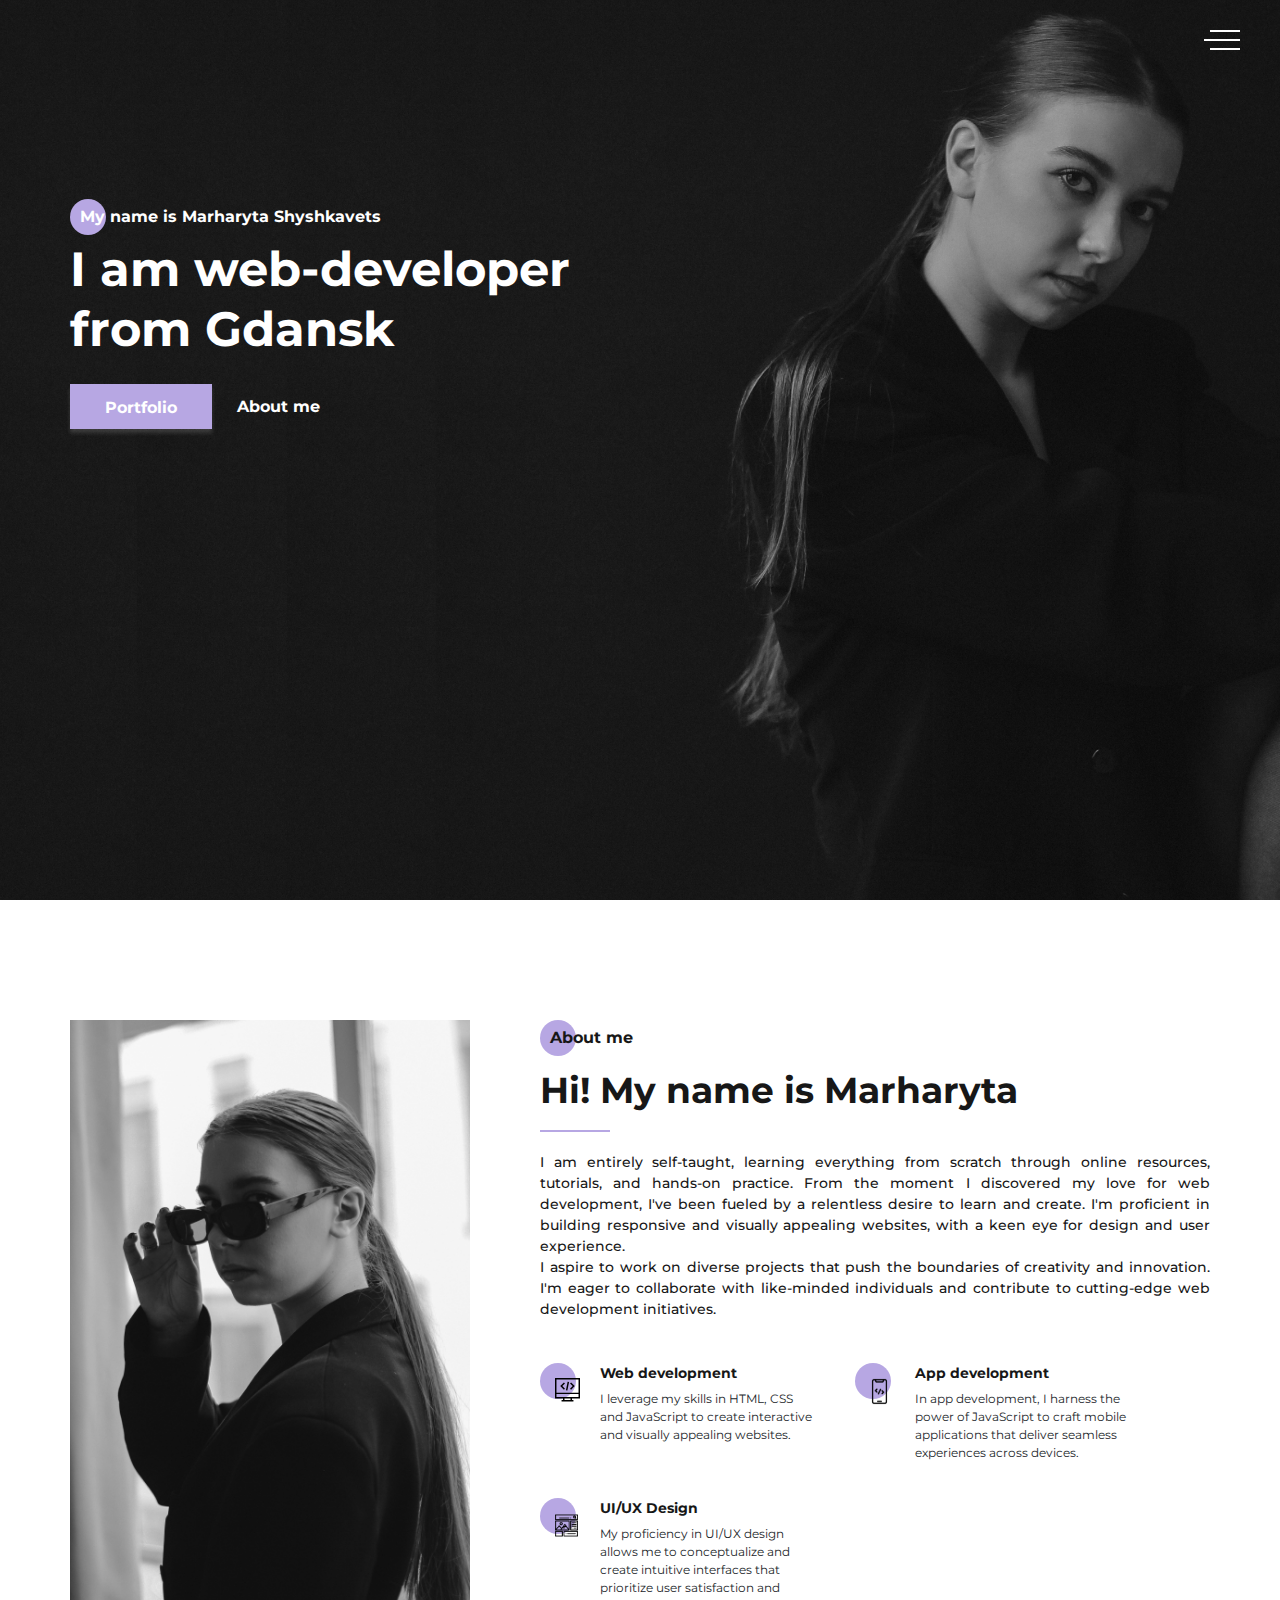
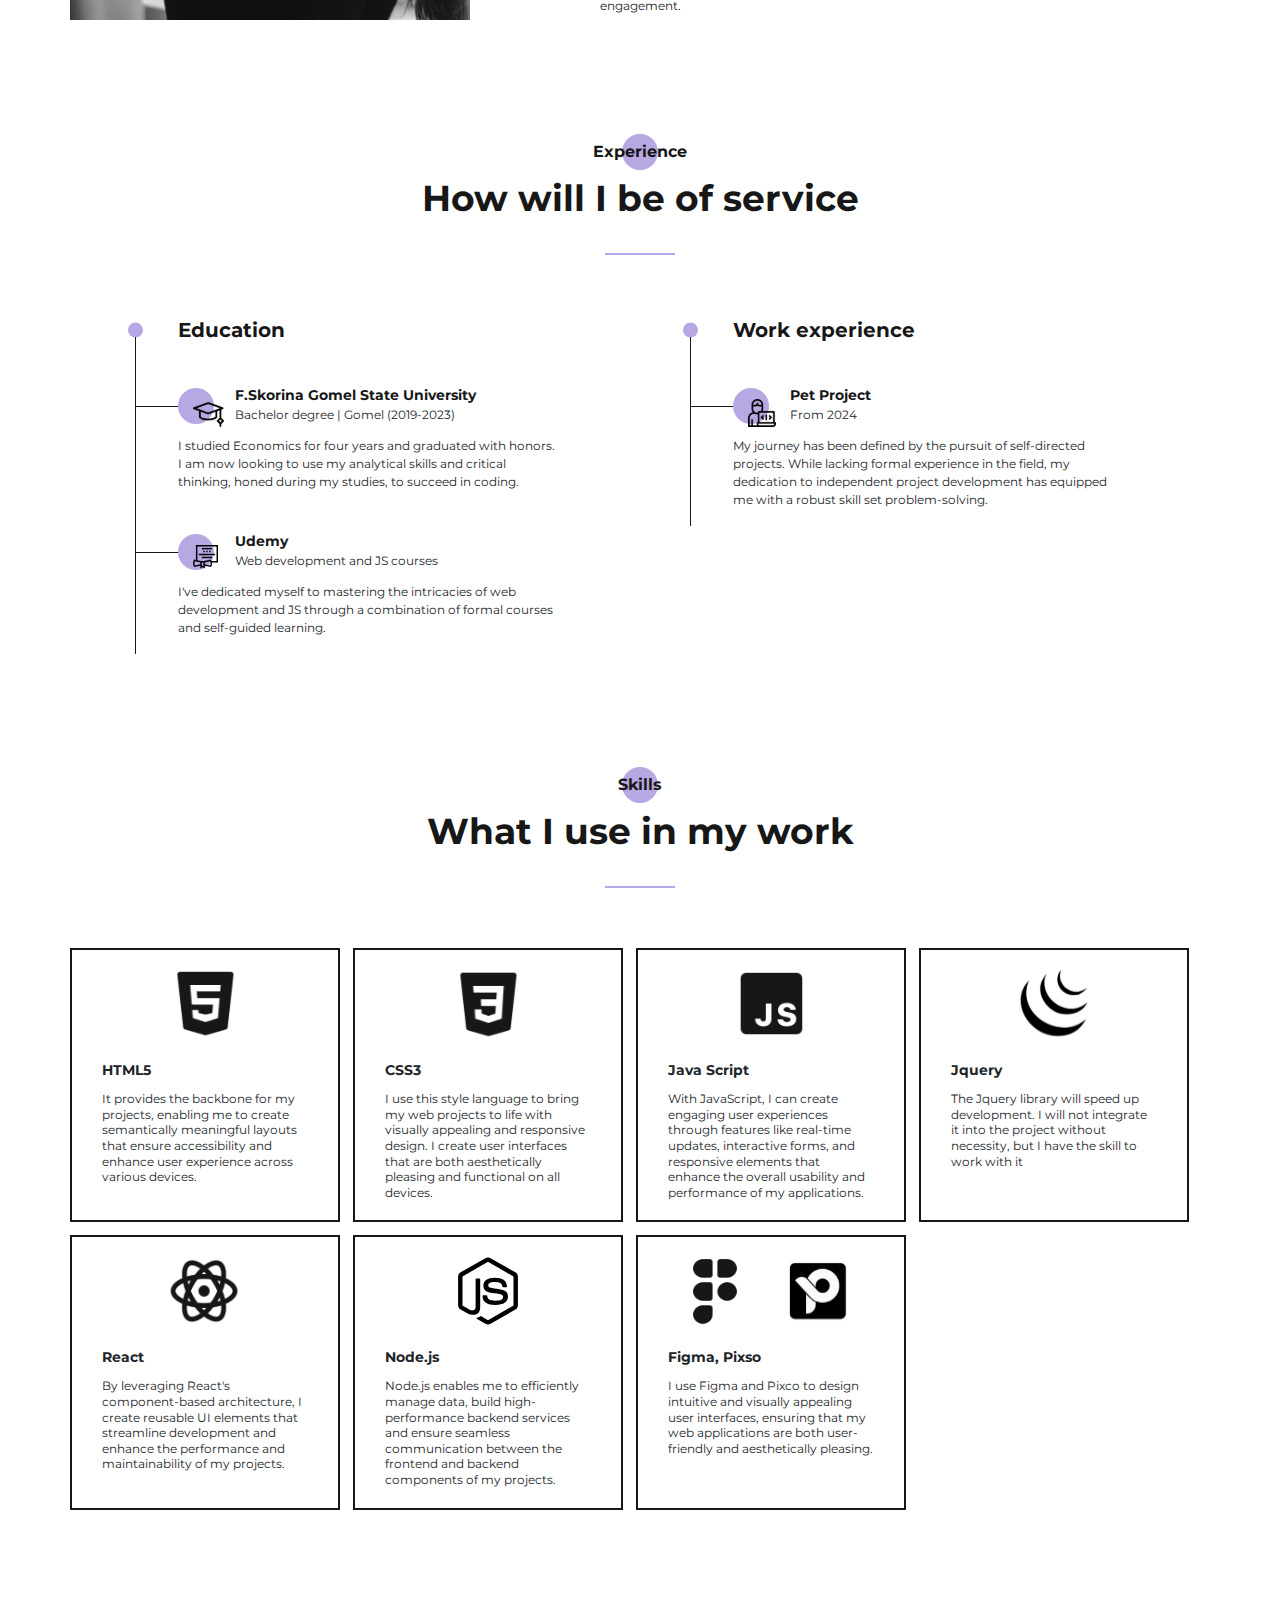
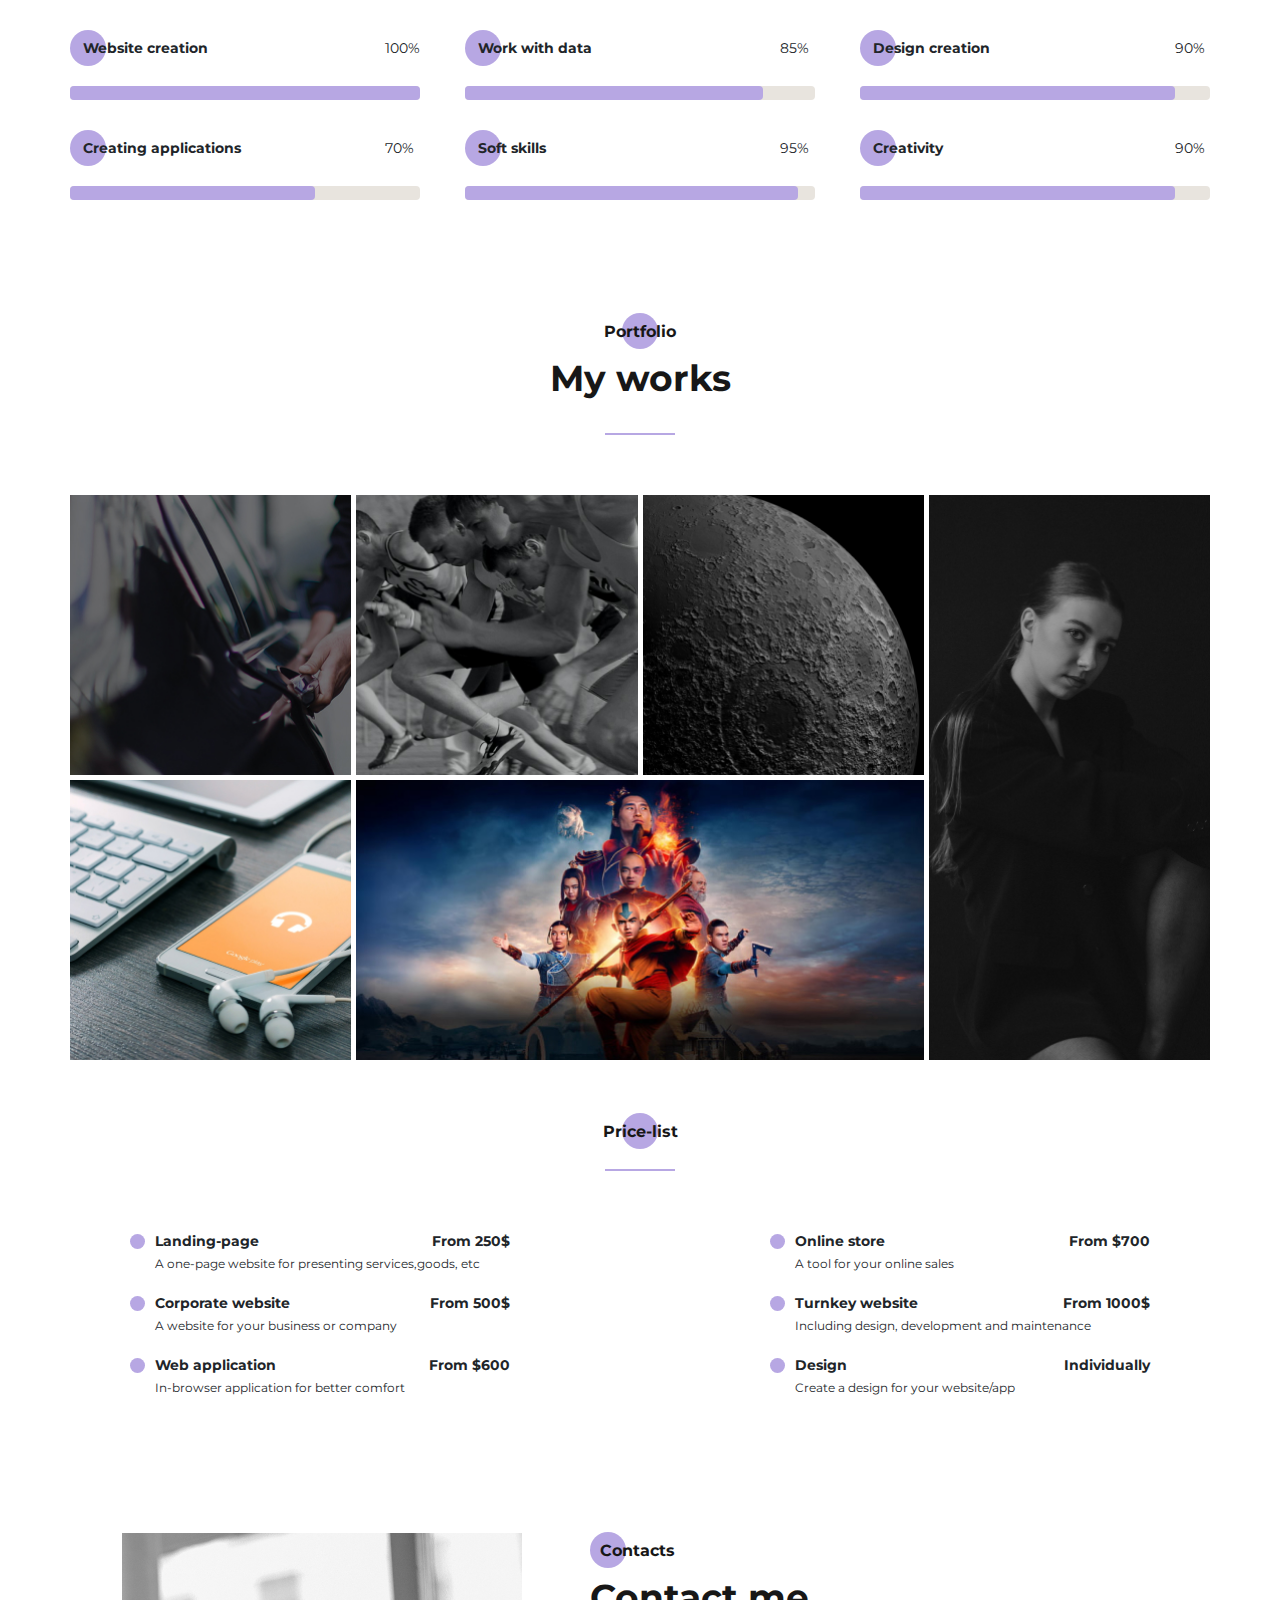
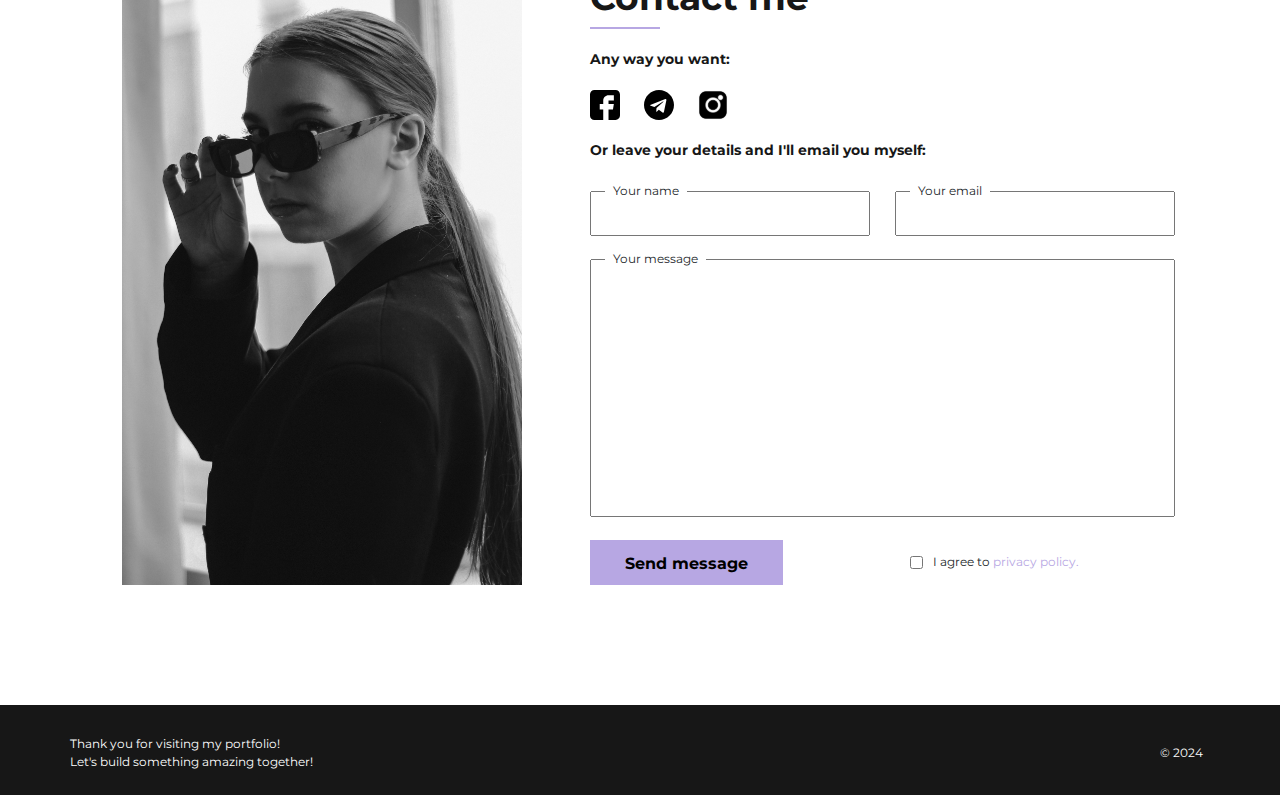
<file: index.html>
<!DOCTYPE html><html lang="en"><head><meta charset="UTF-8"><meta name="viewport" content="width=device-width,initial-scale=1"><meta http-equiv="X-UA-Compatible" content="ie=edge"><title>Portfolio</title><meta name="title" content="My portfolio"><meta name="description" content="Here you can check out my work and learn more about me"><!-- Open Graph / Facebook --><meta property="og:type" content="website"><meta property="og:url" content="https://metatags.io/"><meta property="og:title" content="My portfolio"><meta property="og:description" content="Here you can check out my work and learn more about me"><meta property="og:image" content="img/bg.jpg"><!-- Twitter --><meta property="twitter:card" content="summary_large_image"><meta property="twitter:url" content="https://metatags.io/"><meta property="twitter:title" content="My portfolio"><meta property="twitter:description" content="Here you can check out my work and learn more about me"><meta property="twitter:image" content="img/bg.jpg"><!-- Favicon  --><link rel="apple-touch-icon" sizes="57x57" href="icons/favicon/apple-icon-57x57.png"><link rel="apple-touch-icon" sizes="60x60" href="icons/favicon/apple-icon-60x60.png"><link rel="apple-touch-icon" sizes="72x72" href="icons/favicon/apple-icon-72x72.png"><link rel="apple-touch-icon" sizes="76x76" href="icons/favicon/apple-icon-76x76.png"><link rel="apple-touch-icon" sizes="114x114" href="icons/favicon/apple-icon-114x114.png"><link rel="apple-touch-icon" sizes="120x120" href="icons/favicon/apple-icon-120x120.png"><link rel="apple-touch-icon" sizes="144x144" href="icons/favicon/apple-icon-144x144.png"><link rel="apple-touch-icon" sizes="152x152" href="icons/favicon/apple-icon-152x152.png"><link rel="apple-touch-icon" sizes="180x180" href="icons/favicon/apple-icon-180x180.png"><link rel="icon" type="image/png" sizes="192x192" href="icons/favicon/android-icon-192x192.png"><link rel="icon" type="image/png" sizes="32x32" href="icons/favicon/favicon-32x32.png"><link rel="icon" type="image/png" sizes="96x96" href="icons/favicon/favicon-96x96.png"><link rel="icon" type="image/png" sizes="16x16" href="icons/favicon/favicon-16x16.png"><link rel="manifest" href="/manifest.json"><meta name="msapplication-TileColor" content="#ffffff"><meta name="msapplication-TileImage" content="/ms-icon-144x144.png"><meta name="theme-color" content="#ffffff"><link rel="stylesheet" href="css/style.min.css"></head><body><aside class="sidepanel"><a href="https://www.facebook.com/profile.php?id=61559815397072" target="_blank" class="sidepanel__link"><svg width="20" height="20" viewBox="0 0 20 20" fill="none" xmlns="http://www.w3.org/2000/svg"><path d="M-7.46167e-07 2.92975L-1.28061e-07 17.0704C-5.74539e-08 18.6857 1.31439 20.0001 2.92969 20.0001L17.0703 20.0001C18.6856 20.0001 20 18.6857 20 17.0704L20 11.1719L12.9297 11.1719L12.9297 13.5157L9.41406 13.5157L9.41406 11.1719L7.03125 11.1719C5.09262 11.1719 3.51562 9.59494 3.51562 7.65631L3.51562 4.10162L7.03125 4.10162L7.03125 7.65631L9.41406 7.65631L9.41406 4.10162L12.9297 4.68756L12.9297 7.65631L20 7.65631L20 2.92975C20 1.31445 18.6856 6.02184e-05 17.0703 6.0289e-05L2.92969 6.09071e-05C1.31439 6.09777e-05 -8.16774e-07 1.31445 -7.46167e-07 2.92975Z" fill="black"/></svg> </a><a href="https://www.instagram.com/_rita_match_/" target="_blank" class="sidepanel__link"><svg width="20" height="20" viewBox="0 0 20 20" fill="none" xmlns="http://www.w3.org/2000/svg"><path d="M0 14.168C0 17.3836 2.61798 20 5.83438 20H14.1672C17.3832 20 20 17.382 20 14.1656V5.83281C20 2.61681 17.382 -2.98023e-07 14.1656 -2.98023e-07H5.83203C2.61643 -2.98023e-07 0 2.61798 0 5.83438V14.168ZM3.2 4C3.2 3.5584 3.5584 3.2 4 3.2C4.4416 3.2 4.8 3.5584 4.8 4C4.8 4.4416 4.4416 4.8 4 4.8C3.5584 4.8 3.2 4.4416 3.2 4ZM4.8 10C4.8 7.132 7.132 4.8 10 4.8C12.868 4.8 15.2 7.1324 15.2 10C15.2 12.868 12.8676 15.2 10 15.2C7.1324 15.2 4.8 12.868 4.8 10ZM6.4 10C6.4 11.9884 8.0116 13.6 10 13.6C11.9884 13.6 13.6 11.9884 13.6 10C13.6 8.0116 11.9884 6.4 10 6.4C8.0116 6.4 6.4 8.0116 6.4 10Z" fill="black"/></svg> </a><a href="https://github.com/MargoMint" target="_blank" class="sidepanel__link"><svg width="19" height="20" viewBox="0 0 19 20" fill="none" xmlns="http://www.w3.org/2000/svg"><path d="M-4.37114e-07 9.99957C-1.95608e-07 15.5246 4.36167 19.9996 9.74107 19.9996C14.0457 19.9996 17.6962 17.1346 18.9832 13.1621C19.0749 12.6621 18.7734 12.4787 18.5148 12.4787C18.2835 12.4787 17.6706 12.4871 16.8585 12.4912C17.4459 15.2729 15.5517 15.8596 15.5517 15.8596C14.4274 16.3146 14.1267 16.9721 14.1267 16.9721C13.5228 17.8779 13.5352 16.9021 13.5352 16.9021C13.603 15.8979 14.5389 15.3704 14.5389 15.3704C16.0283 14.4787 15.5979 13.0296 15.3493 12.4579C14.719 12.3679 14.2903 12.1104 14.0466 11.8246C13.8029 14.0454 12.9652 16.3796 9.23304 16.3796C8.16988 16.3796 7.30085 15.9921 6.61933 15.3504C6.37316 15.4629 5.3827 15.8004 4.04116 15.2629C4.04116 15.2629 3.78012 14.4254 5.03988 12.5129C4.82345 11.7129 4.71606 10.8629 4.7111 10.0129C4.71606 9.16291 4.82345 8.31291 5.03988 7.51291C3.78012 5.61291 4.04116 4.77541 4.04116 4.77541C5.3827 4.23791 6.37316 4.57541 6.61933 4.67541C7.30085 4.03791 8.16988 3.65041 9.23304 3.65041C12.9752 3.65041 13.7987 5.98791 14.0383 8.21291C14.3307 7.86291 14.928 7.53791 15.8408 7.53791C17.1444 7.5379 18.1918 7.55041 18.5082 7.55041C18.7635 7.55041 19.0683 7.37541 18.9708 6.86291C17.692 2.86207 14.0391 -0.00042786 9.74107 -0.000427672C4.36167 -0.000427437 -6.7851e-07 4.47707 -4.37114e-07 9.99957Z" fill="black"/></svg></a><div class="sidepanel__divider"></div><div class="sidepanel__text"><span>Social media</span></div></aside><div class="menu"><div class="menu__block"><div class="menu__close"><svg xmlns="http://www.w3.org/2000/svg" x="0px" y="0px" width="29" height="29" viewBox="0 0 50 50"><path d="M 7.71875 6.28125 L 6.28125 7.71875 L 23.5625 25 L 6.28125 42.28125 L 7.71875 43.71875 L 25 26.4375 L 42.28125 43.71875 L 43.71875 42.28125 L 26.4375 25 L 43.71875 7.71875 L 42.28125 6.28125 L 25 23.5625 Z"></path></svg></div><nav><ul class="menu__list"><li class="menu__link"><a href="#">ABOUT ME</a></li><li class="menu__link"><a href="#">MY EXPERIENCE</a></li><li class="menu__link"><a href="#">MY SKILLS</a></li><li class="menu__link"><a href="#">MY WORKS</a></li><li class="menu__link"><a href="#">PRICE LIST</a></li><li class="menu__link"><a href="#">CONTACTS</a></li></ul></nav><div class="menu__social"><a href="https://github.com/MargoMint" target="_blank"><svg width="25" height="24" viewBox="0 0 24 24" fill="none" xmlns="http://www.w3.org/2000/svg"><path d="M12.5 0C5.59375 0 0 5.50948 0 12.3045C0 17.742 3.58125 22.3531 8.54687 23.9788C9.17187 24.0946 9.40104 23.7137 9.40104 23.3871C9.40104 23.095 9.39062 22.3207 9.38542 21.295C5.90833 22.0369 5.175 19.6442 5.175 19.6442C4.60625 18.2241 3.78437 17.8443 3.78437 17.8443C2.65208 17.0815 3.87187 17.0971 3.87187 17.0971C5.12708 17.1827 5.78646 18.3649 5.78646 18.3649C6.90104 20.2463 8.7125 19.7027 9.42708 19.3886C9.53958 18.5924 9.86146 18.0509 10.2188 17.743C7.44271 17.4352 4.525 16.3771 4.525 11.6628C4.525 10.3198 5.00937 9.22212 5.81146 8.36127C5.67083 8.05031 5.24896 6.7992 5.92083 5.10462C5.92083 5.10462 6.96771 4.77489 9.35833 6.36617C10.3583 6.09278 11.4208 5.95713 12.4833 5.95087C13.5458 5.95713 14.6083 6.09278 15.6083 6.36617C17.9833 4.77489 19.0302 5.10462 19.0302 5.10462C19.7021 6.7992 19.2802 8.05031 19.1552 8.36127C19.9521 9.22212 20.4365 10.3198 20.4365 11.6628C20.4365 16.3897 17.5146 17.43 14.7333 17.7326C15.1708 18.102 15.5771 18.8564 15.5771 20.0094C15.5771 21.656 15.5615 22.9791 15.5615 23.3788C15.5615 23.7012 15.7802 24.0862 16.4208 23.9631C21.4219 22.3478 25 17.7336 25 12.3045C25 5.50948 19.4031 0 12.5 0Z" fill="#171717"/></svg> </a><a href="https://www.instagram.com/_rita_match_/" target="_blank"><svg width="23" height="23" viewBox="0 0 24 24" fill="none" xmlns="http://www.w3.org/2000/svg"><path d="M6.70684 0C3.0089 0 0 3.01067 0 6.70953L0 16.2923C0 19.9907 3.01067 23 6.70953 23H16.2923C19.9907 23 23 19.9893 23 16.2905V6.70684C23 3.0089 19.9893 0 16.2905 0L6.70684 0ZM18.4 3.68C18.9078 3.68 19.32 4.09216 19.32 4.6C19.32 5.10784 18.9078 5.52 18.4 5.52C17.8922 5.52 17.48 5.10784 17.48 4.6C17.48 4.09216 17.8922 3.68 18.4 3.68ZM11.5 5.52C14.7982 5.52 17.48 8.2018 17.48 11.5C17.48 14.7982 14.7977 17.48 11.5 17.48C8.2018 17.48 5.52 14.7977 5.52 11.5C5.52 8.20226 8.2018 5.52 11.5 5.52ZM11.5 7.36C9.21334 7.36 7.36 9.21334 7.36 11.5C7.36 13.7867 9.21334 15.64 11.5 15.64C13.7867 15.64 15.64 13.7867 15.64 11.5C15.64 9.21334 13.7867 7.36 11.5 7.36Z" fill="#171717"/></svg></a><a href="https://www.facebook.com/profile.php?id=61559815397072" target="_blank"><svg width="24" height="24" viewBox="0 0 24 24" fill="none" xmlns="http://www.w3.org/2000/svg"><path d="M20.484 0.000488281L3.51555 0.000488281C1.57724 0.000488281 0 1.57773 0 3.51604L0 20.4844C0 22.4228 1.57724 24 3.51555 24L10.5935 24L10.5935 15.5158L7.78109 15.5158L7.78109 11.2971L10.5935 11.2971L10.5935 8.43782C10.5935 6.11151 12.4859 4.21915 14.8122 4.21915L19.0777 4.21915L19.0777 8.43782L14.8122 8.43782L14.8122 11.2971L19.0777 11.2971L18.3746 15.5158L14.8122 15.5158L14.8122 24L20.484 24C22.4223 24 23.9995 22.4228 23.9995 20.4844L23.9995 3.51604C23.9995 1.57773 22.4223 0.000488281 20.484 0.000488281Z" fill="#171717"/></svg></a></div></div><div class="menu__overlay"></div></div><section class="promo" id="me"><div class="hamburger"><span></span> <span class="long"></span> <span></span></div><div class="container"><div class="title title_fz16 promo__subtitle">My name is Marharyta Shyshkavets</div><h1 class="title title_fz48 promo__title">I am web-developer from Gdansk</h1><div class="promo__btns"><a href="#portfolio" class="promo__link btn">Portfolio</a> <a href="#about" class="promo__link">About me</a></div></div></section><section class="about" id="about"><div class="container"><div class="about__wrapper"><div class="about__photo"><!-- <img srcset="img/main_photo-min.jpg 300w, img/main_photo.jpg 400w"
                        sizes="(max-width: 768px) 280px, (min-width: 767px) 400px"
                    src="img/main_photo.jpg" alt="me"> --><!-- <picture> если нужно будет в других форматах загрузить изображение
                        <source type="img/webp" srcset="img/main_photo.webp">
                        <img src="img/main_photo.jpg" alt="my photo">
                    </picture> --><picture><source media="(max-width: 768px)" srcset="img/main_photo-min.jpg"><source media="(min-width: 767px)" srcset="img/main_photo.jpg"><img src="img/main_photo.jpg" alt="my photo"></picture></div><div class="about__content"><h2 class="title title_fz16 title_fz16_black about__subtitle">About me</h2><p class="title title_fz36 about__title">Hi! My name is Marharyta</p><div class="divider"></div><p class="about__text">I am entirely self-taught, learning everything from scratch through online resources, tutorials, and hands-on practice. From the moment I discovered my love for web development, I've been fueled by a relentless desire to learn and create. I'm proficient in building responsive and visually appealing websites, with a keen eye for design and user experience.<br>I aspire to work on diverse projects that push the boundaries of creativity and innovation. I'm eager to collaborate with like-minded individuals and contribute to cutting-edge web development initiatives.</p></div><div class="about__skills"><div class="about__skills-item"><div class="about__skills-circle"><img src="icons/about_me/web_development.svg" alt="web-dev"></div><div class="about__skills-descr"><div class="title title_fz14">Web development</div><div class="about__skills-text">I leverage my skills in HTML, CSS and JavaScript to create interactive and visually appealing websites.</div></div></div><div class="about__skills-item"><div class="about__skills-circle"><img src="icons/about_me/mobile_dev.svg" alt="mobile_dev"></div><div class="about__skills-descr"><div class="title title_fz14">App development</div><div class="about__skills-text">In app development, I harness the power of JavaScript to craft mobile applications that deliver seamless experiences across devices.</div></div></div><div class="about__skills-item"><div class="about__skills-circle"><img src="icons/about_me/design.svg" alt="design"></div><div class="about__skills-descr"><div class="title title_fz14">UI/UX Design</div><div class="about__skills-text">My proficiency in UI/UX design allows me to conceptualize and create intuitive interfaces that prioritize user satisfaction and engagement.</div></div></div></div></div></div></section><section class="resume"><div class="container"><h2 class="title title_fz16 title_fz16_black title__section-title">Experience</h2><div class="title title_fz36 title__section-subtitle">How will I be of service</div><div class="divider"></div><div class="resume__wrapper"><div class="resume__column"><h3 class="title title_fz20 title_fz20_dark resume__column-title">Education</h3><ul><li><div class="resume__item"><div class="resume__item-head"><div class="resume__item-icon"><img src="icons/experience/university.svg" alt="university"></div><h4 class="title title_fz14">F.Skorina Gomel State University</h4><div class="resume__item-subtitle">Bachelor degree | Gomel (2019-2023)</div></div><div class="resume__item-body">I studied Economics for four years and graduated with honors. I am now looking to use my analytical skills and critical thinking, honed during my studies, to succeed in coding.</div></div></li><li><div class="resume__item"><div class="resume__item-head"><div class="resume__item-icon"><img src="icons/experience/courses.svg" alt="courses"></div><h4 class="title title_fz14">Udemy</h4><div class="resume__item-subtitle">Web development and JS courses</div></div><div class="resume__item-body">I've dedicated myself to mastering the intricacies of web development and JS through a combination of formal courses and self-guided learning.</div></div></li></ul></div><div class="resume__column"><h3 class="title title_fz20 title_fz20_dark resume__column-title">Work experience</h3><ul><li><div class="resume__item"><div class="resume__item-head"><div class="resume__item-icon"><img src="icons/experience/developer.svg" alt="developer"></div><h4 class="title title_fz14">Pet Project</h4><div class="resume__item-subtitle">From 2024</div></div><div class="resume__item-body">My journey has been defined by the pursuit of self-directed projects. While lacking formal experience in the field, my dedication to independent project development has equipped me with a robust skill set problem-solving.</div></div></li></ul></div></div></div></section><section class="skills"><div class="container"><h2 class="title title_fz16 title_fz16_black title__section-title">Skills</h2><div class="title title_fz36 title__section-subtitle">What I use in my work</div><div class="divider"></div><ul class="skills__items"><li class="skills__item"><img src="icons/skills/html5.svg" alt="HTML5" class="skills__item-img"><div class="skills__item-text"><div class="skills__item-title">HTML5</div><p class="skills__item-descr">It provides the backbone for my projects, enabling me to create semantically meaningful layouts that ensure accessibility and enhance user experience across various devices.</p></div></li><li class="skills__item"><img src="icons/skills/css3.svg" alt="CSS3" class="skills__item-img"><div class="skills__item-text"><div class="skills__item-title">CSS3</div><p class="skills__item-descr">I use this style language to bring my web projects to life with visually appealing and responsive design. I create user interfaces that are both aesthetically pleasing and functional on all devices.</p></div></li><li class="skills__item"><img src="icons/skills/js.svg" alt="Java Script" class="skills__item-img"><div class="skills__item-text"><div class="skills__item-title">Java Script</div><p class="skills__item-descr">With JavaScript, I can create engaging user experiences through features like real-time updates, interactive forms, and responsive elements that enhance the overall usability and performance of my applications.</p></div></li><li class="skills__item"><img src="icons/skills/jquery.svg" alt="Jquery" class="skills__item-img"><div class="skills__item-text"><div class="skills__item-title">Jquery</div><p class="skills__item-descr">The Jquery library will speed up development. I will not integrate it into the project without necessity, but I have the skill to work with it</p></div></li><li class="skills__item"><img src="icons/skills/react.svg" alt="React" class="skills__item-img"><div class="skills__item-text"><div class="skills__item-title">React</div><p class="skills__item-descr">By leveraging React's component-based architecture, I create reusable UI elements that streamline development and enhance the performance and maintainability of my projects.</p></div></li><li class="skills__item"><img src="icons/skills/node.js.svg" alt="Node.js" class="skills__item-img"><div class="skills__item-text"><div class="skills__item-title">Node.js</div><p class="skills__item-descr">Node.js enables me to efficiently manage data, build high-performance backend services and ensure seamless communication between the frontend and backend components of my projects.</p></div></li><li class="skills__item"><div class="skills__item-imgwrapper"><img src="icons/skills/Figma.svg" alt="Figma" class="skills__item-img"> <img src="icons/skills/pixso.svg" alt="Pixso" class="skills__item-img"></div><div class="skills__item-text"><div class="skills__item-title">Figma, Pixso</div><p class="skills__item-descr">I use Figma and Pixco to design intuitive and visually appealing user interfaces, ensuring that my web applications are both user-friendly and aesthetically pleasing.</p></div></li></ul><div class="skills__ratings"><div class="skills__ratings-item"><h4 class="skills__ratings-title">Website creation</h4><div class="skills__ratings-persent">100%</div><div class="skills__ratings-line"><span></span></div></div><div class="skills__ratings-item"><h4 class="skills__ratings-title">Work with data</h4><div class="skills__ratings-persent">85%</div><div class="skills__ratings-line"><span></span></div></div><div class="skills__ratings-item"><h4 class="skills__ratings-title">Design creation</h4><div class="skills__ratings-persent">90%</div><div class="skills__ratings-line"><span></span></div></div><div class="skills__ratings-item"><h4 class="skills__ratings-title">Creating applications</h4><div class="skills__ratings-persent">70%</div><div class="skills__ratings-line"><span></span></div></div><div class="skills__ratings-item"><h4 class="skills__ratings-title">Soft skills</h4><div class="skills__ratings-persent">95%</div><div class="skills__ratings-line"><span></span></div></div><div class="skills__ratings-item"><h4 class="skills__ratings-title">Creativity</h4><div class="skills__ratings-persent">90%</div><div class="skills__ratings-line"><span></span></div></div></div></div></section><section class="portfolio" id="portfolio"><div class="container"><h2 class="title title_fz16 title_fz16_black title__section-title">Portfolio</h2><div class="title title_fz36 title__section-subtitle">My works</div><div class="divider"></div><div class="portfolio__wrapper"><a href="https://margomint.github.io/" target="_blank" class="portfolio__item"><img src="img/works/uber-first.jpg" alt="uber"><div class="content"><h3>Uber</h3><p>One of my first projects, based on video tutorials from the Udemy learning platform</p></div></a><a href="/Pulsedist" target="_blank" class="portfolio__item"><img src="img/works/pulse-second.jpg" alt="pulse"><div class="content"><h3>Pulse</h3><p>A second project based on video tutorials from the Udemy learning platform</p></div></a><a href="https://margomint.github.io/CSS_GridLayout/" target="_blank" class="portfolio__item"><img src="img/works/moon-third.jpg" alt="moon"><div class="content"><h3>CSS Grid</h3><p>A project where I learned how to use the CSS Grid</p></div></a><a href="#me" class="portfolio__item vertical"><picture><source media="(max-width: 1200px)" srcset="img/works/me-four-min.jpg"><source media="(min-width: 1201px)" srcset="img/works/me-four.jpg"><img src="img/works/me-four.jpg" alt="me"></picture><div class="content"><h3>Portfolio</h3><p>My portfolio site that you are on right now</p></div></a><a href="https://github.com/MargoMint" target="_blank" class="portfolio__item"><img src="img/works/ipad-fifth.jpg" alt="ipad"><div class="content"><h3>Ipad</h3><p>My first independent project, made from my own layout</p></div></a><a href="https://margomint.github.io/Prokino/" target="_blank" class="portfolio__item horizonal"><img src="img/works/kino-six.jpg" alt="kino"><div class="content"><h3>Prokino</h3><p>Project based on the Methed online school training intensives</p></div></a></div></div></section><section class="price"><div class="container"><h2 class="title title_fz16 title_fz16_black title__section-title">Price-list</h2><div class="divider"></div><ul class="price__wrapper"><li class="price__item"><div class="price__item-title">Landing-page</div><div class="price__item-sum">From 250$</div><div class="price__item-descr">A one-page website for presenting services,goods, etc</div></li><li class="price__item"><div class="price__item-title">Online store</div><div class="price__item-sum">From $700</div><div class="price__item-descr">A tool for your online sales</div></li><li class="price__item"><div class="price__item-title">Corporate website</div><div class="price__item-sum">From 500$</div><div class="price__item-descr">A website for your business or company</div></li><li class="price__item"><div class="price__item-title">Turnkey website</div><div class="price__item-sum">From 1000$</div><div class="price__item-descr">Including design, development and maintenance</div></li><li class="price__item"><div class="price__item-title">Web application</div><div class="price__item-sum">From $600</div><div class="price__item-descr">In-browser application for better comfort</div></li><li class="price__item"><div class="price__item-title">Design</div><div class="price__item-sum">Individually</div><div class="price__item-descr">Create a design for your website/app</div></li></ul></div></section><section class="contacts"><div class="container"><div class="contacts__wrapper"><div class="contacts__photo"><picture><source media="(max-width: 768px)" srcset="img/main_photo-min.jpg"><source media="(min-width: 767px)" srcset="img/main_photo.jpg"><img src="img/main_photo.jpg" alt="my photo"></picture></div><div class="contacts__content"><h2 class="title title_fz16 title_fz16_black contacts__title">Contacts</h2><p class="title title_fz36 contacts__subtitle">Contact me</p><div class="divider"></div><div class="title title_fz14 contacts__text">Any way you want:</div><div class="contacts__social"><a href="https://www.facebook.com/profile.php?id=61559815397072" target="_blank" class="contacts__link"><img src="icons/social/not-inverted/Facebook.svg" alt="facebook"> </a><a href="https://t.me/Match_Rita" target="_blank" class="contacts__link"><img src="icons/social/not-inverted/telegram.svg" alt="telegram"> </a><a href="https://www.instagram.com/_rita_match_/" target="_blank" class="contacts__link"><img src="icons/social/not-inverted/Instagram.svg" alt="instagram"></a></div><div class="title title_fz14 contacts__text">Or leave your details and I'll email you myself:</div><form id="contactsform" action="#" class="contacts__form"><div class="contacts__input"><input required minlength="2" name="name" id="name" type="text"> <label for="name">Your name</label></div><div class="contacts__input contacts__input-email"><input required name="email" id="email" type="email"> <label for="email">Your email</label></div><div class="contacts__textarea"><textarea name="text" id="text"></textarea> <label for="text">Your message</label></div><div class="contacts__triggers"><div><button class="btn">Send message</button></div><div class="contacts__policy"><input required type="checkbox"> <span>I agree to <a href="/policy.html">privacy policy.</a></span></div></div></form></div></div></div></section><footer class="footer"><div class="container footer__wrapper"><div class="footer__text">Thank you for visiting my portfolio!<br>Let's build something amazing together!</div><div class="date">© 2024</div></div></footer><script src="js/jquery-3.7.1.min.js"></script><script src="js/jquery.validate.min.js"></script><script src="js/script.js"></script></body></html>
</file>
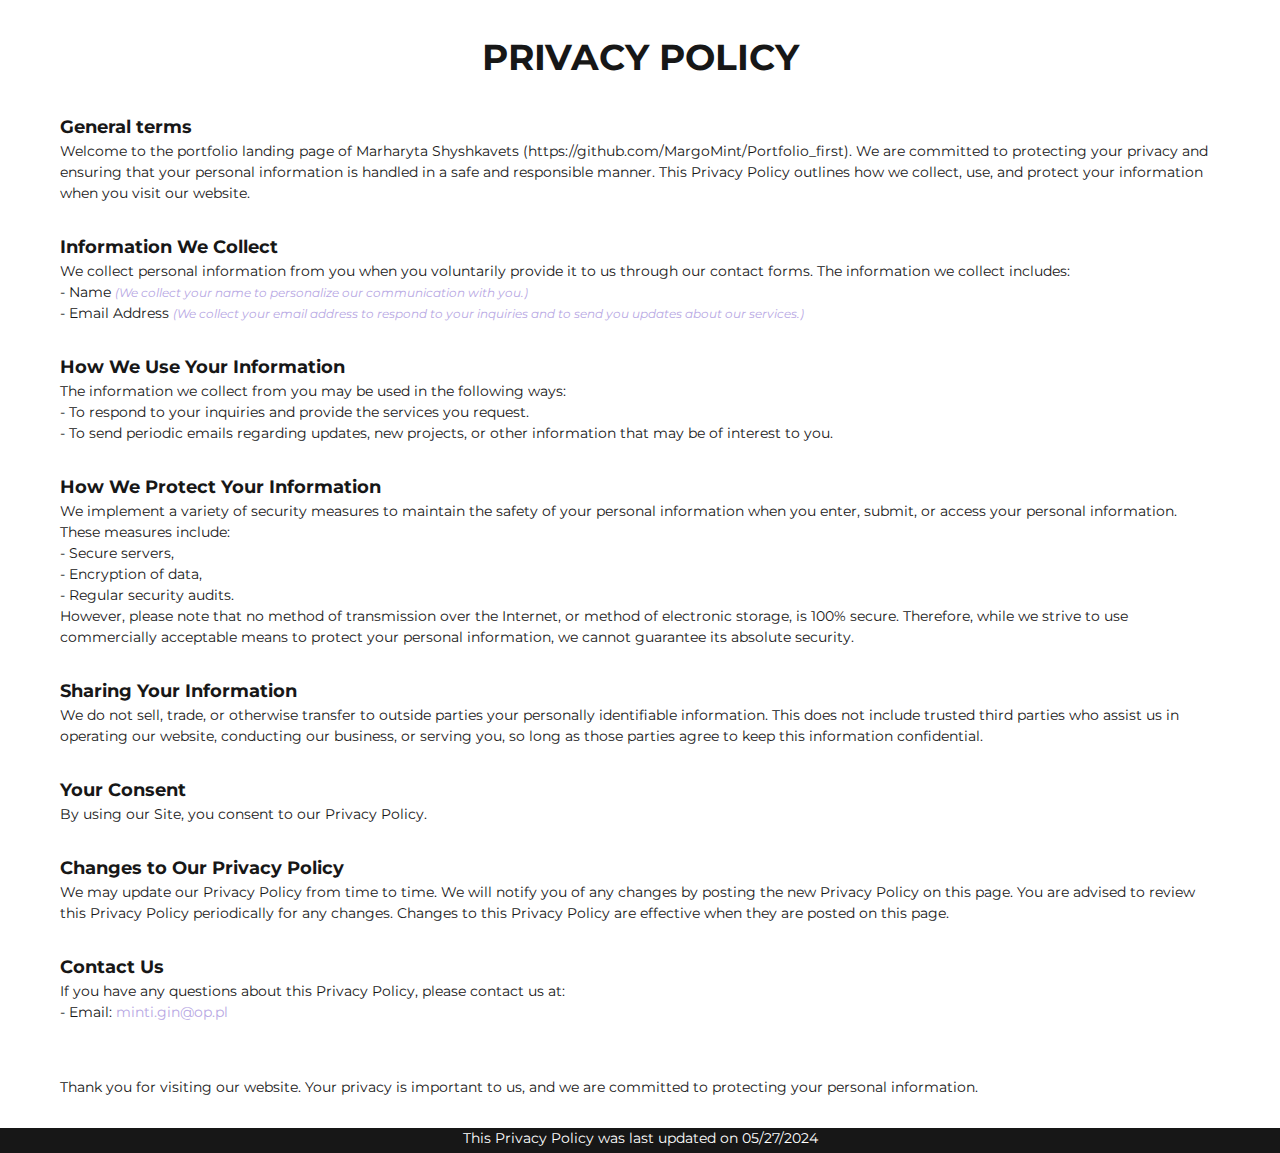
<file: policy.html>
<!DOCTYPE html><html lang="en"><head><meta charset="UTF-8"><meta name="viewport" content="width=device-width,initial-scale=1"><title>Privacy policy</title><link rel="apple-touch-icon" sizes="57x57" href="icons/favicon/apple-icon-57x57.png"><link rel="apple-touch-icon" sizes="60x60" href="icons/favicon/apple-icon-60x60.png"><link rel="apple-touch-icon" sizes="72x72" href="icons/favicon/apple-icon-72x72.png"><link rel="apple-touch-icon" sizes="76x76" href="icons/favicon/apple-icon-76x76.png"><link rel="apple-touch-icon" sizes="114x114" href="icons/favicon/apple-icon-114x114.png"><link rel="apple-touch-icon" sizes="120x120" href="icons/favicon/apple-icon-120x120.png"><link rel="apple-touch-icon" sizes="144x144" href="icons/favicon/apple-icon-144x144.png"><link rel="apple-touch-icon" sizes="152x152" href="icons/favicon/apple-icon-152x152.png"><link rel="apple-touch-icon" sizes="180x180" href="icons/favicon/apple-icon-180x180.png"><link rel="icon" type="image/png" sizes="192x192" href="icons/favicon/android-icon-192x192.png"><link rel="icon" type="image/png" sizes="32x32" href="icons/favicon/favicon-32x32.png"><link rel="icon" type="image/png" sizes="96x96" href="icons/favicon/favicon-96x96.png"><link rel="icon" type="image/png" sizes="16x16" href="icons/favicon/favicon-16x16.png"><link rel="manifest" href="/manifest.json"><meta name="msapplication-TileColor" content="#ffffff"><meta name="msapplication-TileImage" content="/ms-icon-144x144.png"><meta name="theme-color" content="#ffffff"><link rel="stylesheet" href="css/style.min.css"></head><body><section class="policy"><p class="policy__title">Privacy Policy</p><p class="policy__subtitle">General terms</p><p class="policy__text">Welcome to the portfolio landing page of Marharyta Shyshkavets (https://github.com/MargoMint/Portfolio_first). We are committed to protecting your privacy and ensuring that your personal information is handled in a safe and responsible manner. This Privacy Policy outlines how we collect, use, and protect your information when you visit our website.</p><p class="policy__subtitle">Information We Collect</p><p class="policy__text">We collect personal information from you when you voluntarily provide it to us through our contact forms. The information we collect includes:<br>- Name <span class="italic">(We collect your name to personalize our communication with you.)</span><br>- Email Address <span class="italic">(We collect your email address to respond to your inquiries and to send you updates about our services.)</span></p><p class="policy__subtitle">How We Use Your Information</p><p class="policy__text">The information we collect from you may be used in the following ways:<br>- To respond to your inquiries and provide the services you request.<br>- To send periodic emails regarding updates, new projects, or other information that may be of interest to you.</p><p class="policy__subtitle">How We Protect Your Information</p><p class="policy__text">We implement a variety of security measures to maintain the safety of your personal information when you enter, submit, or access your personal information.<br>These measures include:<br>- Secure servers,<br>- Encryption of data,<br>- Regular security audits.<br>However, please note that no method of transmission over the Internet, or method of electronic storage, is 100% secure. Therefore, while we strive to use commercially acceptable means to protect your personal information, we cannot guarantee its absolute security.</p><p class="policy__subtitle">Sharing Your Information</p><p class="policy__text">We do not sell, trade, or otherwise transfer to outside parties your personally identifiable information. This does not include trusted third parties who assist us in operating our website, conducting our business, or serving you, so long as those parties agree to keep this information confidential.</p><p class="policy__subtitle">Your Consent</p><p class="policy__text">By using our Site, you consent to our Privacy Policy.</p><p class="policy__subtitle">Changes to Our Privacy Policy</p><p class="policy__text">We may update our Privacy Policy from time to time. We will notify you of any changes by posting the new Privacy Policy on this page. You are advised to review this Privacy Policy periodically for any changes. Changes to this Privacy Policy are effective when they are posted on this page.</p><p class="policy__subtitle">Contact Us</p><p class="policy__text">If you have any questions about this Privacy Policy, please contact us at:<br>- Email: <span class="email">minti.gin@op.pl</span></p><br><p class="policy__text">Thank you for visiting our website. Your privacy is important to us, and we are committed to protecting your personal information.</p></section><div class="policy__footer">This Privacy Policy was last updated on 05/27/2024</div></body></html>
</file>
<file: css/style.min.css>
/*!
 * Bootstrap Reboot v4.3.1 (https://getbootstrap.com/)
 * Copyright 2011-2019 The Bootstrap Authors
 * Copyright 2011-2019 Twitter, Inc.
 * Licensed under MIT (https://github.com/twbs/bootstrap/blob/master/LICENSE)
 * Forked from Normalize.css, licensed MIT (https://github.com/necolas/normalize.css/blob/master/LICENSE.md)
 */@import url(https://fonts.googleapis.com/css2?family=Montserrat:wght@300;500;700&display=swap);*,::after,::before{box-sizing:border-box}html{font-family:sans-serif;line-height:1.15;-webkit-text-size-adjust:100%;-webkit-tap-highlight-color:rgba(0,0,0,0)}article,aside,figcaption,figure,footer,header,hgroup,main,nav,section{display:block}body{margin:0;font-family:-apple-system,BlinkMacSystemFont,"Segoe UI",Roboto,"Helvetica Neue",Arial,"Noto Sans",sans-serif,"Apple Color Emoji","Segoe UI Emoji","Segoe UI Symbol","Noto Color Emoji";font-size:1rem;font-weight:400;line-height:1.5;color:#212529;text-align:left;background-color:#fff}[tabindex="-1"]:focus{outline:0!important}hr{box-sizing:content-box;height:0;overflow:visible}h1,h2,h3,h4,h5,h6{margin-top:0;margin-bottom:.5rem}p{margin-top:0;margin-bottom:1rem}abbr[data-original-title],abbr[title]{text-decoration:underline;-webkit-text-decoration:underline dotted;text-decoration:underline dotted;cursor:help;border-bottom:0;-webkit-text-decoration-skip-ink:none;text-decoration-skip-ink:none}address{margin-bottom:1rem;font-style:normal;line-height:inherit}dl,ol,ul{margin-top:0;margin-bottom:1rem}ol ol,ol ul,ul ol,ul ul{margin-bottom:0}dt{font-weight:700}dd{margin-bottom:.5rem;margin-left:0}blockquote{margin:0 0 1rem}b,strong{font-weight:bolder}small{font-size:80%}sub,sup{position:relative;font-size:75%;line-height:0;vertical-align:baseline}sub{bottom:-.25em}sup{top:-.5em}a{color:#007bff;text-decoration:none;background-color:rgba(0,0,0,0)}a:hover{color:#0056b3;text-decoration:underline}a:not([href]):not([tabindex]){color:inherit;text-decoration:none}a:not([href]):not([tabindex]):focus,a:not([href]):not([tabindex]):hover{color:inherit;text-decoration:none}a:not([href]):not([tabindex]):focus{outline:0}code,kbd,pre,samp{font-family:SFMono-Regular,Menlo,Monaco,Consolas,"Liberation Mono","Courier New",monospace;font-size:1em}pre{margin-top:0;margin-bottom:1rem;overflow:auto}figure{margin:0 0 1rem}img{vertical-align:middle;border-style:none}svg{overflow:hidden;vertical-align:middle}table{border-collapse:collapse}caption{padding-top:.75rem;padding-bottom:.75rem;color:#6c757d;text-align:left;caption-side:bottom}th{text-align:inherit}label{display:inline-block;margin-bottom:.5rem}button{border-radius:0}button:focus{outline:1px dotted;outline:5px auto -webkit-focus-ring-color}button,input,optgroup,select,textarea{margin:0;font-family:inherit;font-size:inherit;line-height:inherit}button,input{overflow:visible}button,select{text-transform:none}select{word-wrap:normal}[type=button],[type=reset],[type=submit],button{-webkit-appearance:button}[type=button]:not(:disabled),[type=reset]:not(:disabled),[type=submit]:not(:disabled),button:not(:disabled){cursor:pointer}[type=button]::-moz-focus-inner,[type=reset]::-moz-focus-inner,[type=submit]::-moz-focus-inner,button::-moz-focus-inner{padding:0;border-style:none}input[type=checkbox],input[type=radio]{box-sizing:border-box;padding:0}input[type=date],input[type=datetime-local],input[type=month],input[type=time]{-webkit-appearance:listbox}textarea{overflow:auto;resize:vertical}fieldset{min-width:0;padding:0;margin:0;border:0}legend{display:block;width:100%;max-width:100%;padding:0;margin-bottom:.5rem;font-size:1.5rem;line-height:inherit;color:inherit;white-space:normal}progress{vertical-align:baseline}[type=number]::-webkit-inner-spin-button,[type=number]::-webkit-outer-spin-button{height:auto}[type=search]{outline-offset:-2px;-webkit-appearance:none}[type=search]::-webkit-search-decoration{-webkit-appearance:none}::-webkit-file-upload-button{font:inherit;-webkit-appearance:button}output{display:inline-block}summary{display:list-item;cursor:pointer}template{display:none}[hidden]{display:none!important}*{font-family:Montserrat,sans-serif;margin:0;padding:0;scroll-behavior:smooth}* ::selection{background-color:rgba(164,164,164,.35)}p{margin-bottom:0}h1,h2,h3,h4,h5,h6{margin:0}.container{width:1140px;margin:0 auto}.divider{background-color:#b7a7e3;width:70px;height:2px;margin:25px auto 0 auto}.promo{min-height:100vh;position:relative;background:url(../img/bg.jpg) no-repeat 50%/cover;padding-top:205px}.promo__title{width:535px;margin-top:10px}.promo__subtitle{position:relative;padding-left:10px;z-index:2}.promo__subtitle:before{content:"";position:absolute;z-index:-1;top:-26%;left:0;width:36px;height:36px;background-color:#b7a7e3;border-radius:100%}.promo__btns{margin-top:25px;display:flex;align-items:center;justify-content:space-between;width:250px}.promo__link{color:#fff;cursor:pointer;font-weight:700;transition:.5s all}.promo__link:hover{color:#000;text-decoration:none}.promo__link:last-child:hover{color:#b7a7e3}.hamburger{position:absolute;top:30px;right:40px;height:20px;display:flex;flex-direction:column;justify-content:space-between;align-items:flex-end;cursor:pointer}.hamburger span{display:block;width:30px;height:2px;background-color:#fff}.hamburger span.long{width:36px}.title{color:#fff;font-weight:700;font-size:36px}.title_fz14{font-size:14px;color:#171717}.title_fz16{font-size:16px}.title_fz16_black{color:#171717}.title_fz20{font-size:20px}.title_fz20_dark{color:#171717}.title_fz36{color:#171717;line-height:167%}.title_fz48{font-size:48px;line-height:125%}.title__section-title{position:relative;text-align:center}.title__section-title:before{content:"";position:absolute;z-index:-1;top:-26%;left:0;width:36px;height:36px;background-color:#b7a7e3;border-radius:100%}.title__section-title:before{top:-6;left:50%;transform:translateX(-50%)}.title__section-subtitle{text-align:center;margin-top:4px}.btn{height:45px;box-shadow:0 4px 4px 0 rgba(255,255,255,.15);background-color:#b7a7e3;border:none;padding:12px 35px;transition:.5s all;font-weight:700}.btn:hover{background-color:#967dde}.sidepanel{color:#000;position:fixed;top:300px;left:50px;z-index:2;height:300px;display:flex;flex-direction:column;justify-content:space-between;align-items:center;font-weight:700}.sidepanel__link:hover svg path{fill:#967dde;transition:.5s all}.sidepanel__divider{width:2px;height:70px;background-color:#000}.sidepanel__text{height:110px;width:20px}.sidepanel__text span{display:block;transform:rotate(-90deg) translate(-40%,-190%);width:110px}.menu{position:fixed;top:0;left:-100%;width:100%;height:100vh;z-index:10;visibility:hidden;opacity:0;transition:.8s all}.menu.active{left:0;visibility:visible;opacity:1}.menu__block{position:relative;width:345px;padding-top:140px;padding-left:40px;background-color:#b7a7e3;height:100%;transition:.5s all;z-index:10}.menu__close{position:absolute;top:25px;right:25px;cursor:pointer}.menu__list{list-style-type:none;padding-left:35px}.menu__link{position:relative;font-weight:700;font-size:24px;margin-bottom:20px}.menu__link::before{content:"";position:absolute;left:-31px;top:13px;width:11px;height:11px;border:1.5px solid #171717;border-radius:100%;transition:.8s all}.menu__link:hover::before{background-color:#171717}.menu__link a{color:#171717;text-decoration:none;transition:.8s all}.menu__link a:hover{color:#fff}.menu__social{position:absolute;bottom:50px;left:50%;transform:translateX(-50%);width:104px;display:flex;justify-content:space-between;align-items:center}.menu__social :hover svg path{fill:#fff;transition:.7s all}.menu__overlay{position:fixed;top:0;left:0;width:100%;height:100%;background-color:#fff;opacity:.7}.about{padding-top:120px}.about__wrapper{display:grid;grid-template-columns:400px 1fr;grid-template-rows:minmax(256px,auto) minmax(255px,auto);grid-auto-rows:minmax(256px,auto);column-gap:70px;row-gap:40px}.about__photo{grid-row:1/3}.about__photo img{width:100%;height:100%;object-fit:cover}.about__title{margin-top:10px}.about__subtitle{position:relative;padding-left:10px}.about__subtitle:before{content:"";position:absolute;z-index:-1;top:-26%;left:0;width:36px;height:36px;background-color:#b7a7e3;border-radius:100%}.about__text{font-weight:500;font-size:14px;color:#171717;margin-top:20px;text-align:justify}.about__content{padding-top:6px}.about__content .divider{margin:0}.about__skills{display:grid;grid-template:repeat(2,minmax(110px,auto))/repeat(2,260px);grid-auto-rows:minmax(110px,auto);column-gap:55px;row-gap:20px}.about__skills-item{display:grid;grid-template-columns:40px 215px;column-gap:20px}.about__skills-circle{position:relative;padding:15px 0 0 15px}.about__skills-circle:before{content:"";position:absolute;z-index:-1;top:-26%;left:0;width:36px;height:36px;background-color:#b7a7e3;border-radius:100%}.about__skills-circle:before{top:0}.about__skills-text{font-size:12px;margin-top:6px}.resume{padding-top:120px}.resume__wrapper{padding:60px 65px 0 65px;display:grid;grid-template-columns:repeat(2,420px);column-gap:135px}.resume__column-title{position:relative;padding-left:43px}.resume__column-title::before{content:"";position:absolute;left:-7px;top:50%;transform:translateY(-50%);width:15px;height:15px;border-radius:100%;background-color:#b7a7e3}.resume__column ul{list-style-type:none}.resume__column ul li{position:relative}.resume__column ul li::after{content:"";position:absolute;width:1px;height:calc(100% + 25px);top:-8px;left:0;background-color:#171717}.resume__item{position:relative}.resume__item::before{content:"";height:1px;width:43px;position:absolute;top:61px;background-color:#171717}.resume__item-subtitle{font-size:12px}.resume__item-head{position:relative;padding:40px 0 0 100px}.resume__item-body{padding-left:43px;margin-top:13px;font-size:12px}.resume__item-icon{position:absolute;top:43px;left:43px}.resume__item-icon:before{content:"";position:absolute;z-index:-1;top:-26%;left:0;width:36px;height:36px;background-color:#b7a7e3;border-radius:100%}.resume__item-icon img{position:absolute;left:15px;top:11px}.skills{padding-top:120px}.skills__items{margin-top:60px;list-style-type:none;display:grid;grid-template:repeat(2,minmax(270px,auto))/repeat(4,270px);grid-auto-rows:minmax(270px,auto);gap:13px}.skills__item{display:grid;grid-template:90px auto/auto;padding:20px 30px;border:2px solid #171717}.skills__item-img{justify-self:center;grid-row:1/2;height:75%;object-fit:cover}.skills__item-title{font-size:14px;font-weight:700}.skills__item-descr{font-size:12px;line-height:130%;margin-top:10px}.skills__item-imgwrapper{display:grid;justify-items:center}.skills__ratings{margin-top:120px;display:grid;grid-template:repeat(2,70px)/repeat(3,350px);grid-auto-rows:70px;gap:30px 45px}.skills__ratings-item{display:grid;grid-template:minmax(17px,auto) 14px/200px 35px;justify-content:space-between;align-content:space-between}.skills__ratings-title{position:relative;font-size:14px;padding:8px 0 0 13px}.skills__ratings-title:before{content:"";position:absolute;z-index:-1;top:-26%;left:0;width:36px;height:36px;background-color:#b7a7e3;border-radius:100%}.skills__ratings-title:before{top:0}.skills__ratings-persent{font-size:14px;padding-top:8px}.skills__ratings-line{background-color:#e8e4de;border-radius:4px;width:350px;height:14px;grid-column:1/3}.skills__ratings-line span{display:block;height:100%;background-color:#b7a7e3;border-radius:4px}.portfolio{padding-top:120px}.portfolio__wrapper{margin-top:60px;display:grid;grid-template:repeat(2,280px)/repeat(4,1fr);grid-auto-rows:280px;gap:5px}.portfolio__wrapper .vertical{grid-row:1/3;grid-column:4/5}.portfolio__wrapper .horizonal{grid-row:2;grid-column:2/4}.portfolio__item{transition:.6s all;position:relative}.portfolio__item img{width:100%;height:100%;object-fit:cover}.portfolio__item .content{padding:0 10px 15px 10px;width:100%;height:100%;top:0;left:0;position:absolute;color:#fff;background:rgba(0,0,0,.6);display:flex;flex-direction:column;justify-content:end;align-items:center;opacity:0;transition:.8s}.portfolio__item .content p{font-size:12px;margin-top:10px;text-align:center}.portfolio__item .content:hover{opacity:1}.portfolio__item .content:hover>*{transform:translateY(0)}.portfolio__item .content>*{transform:translateY(30px);transition:transform .8s}.price{padding-top:60px}.price__wrapper{list-style-type:none;margin-top:60px;padding:0 60px;display:grid;grid-template:repeat(3,minmax(42px,auto))/repeat(2,380px);grid-auto-rows:minmax(42px,auto);justify-content:space-between;row-gap:20px}.price__item{display:grid;grid-template:repeat(2,minmax(17px,auto))/repeat(2,auto);align-content:space-between;padding-left:25px}.price__item-title{font-size:14px;font-weight:700;position:relative}.price__item-title:before{content:"";position:absolute;z-index:-1;top:-26%;left:0;width:36px;height:36px;background-color:#b7a7e3;border-radius:100%}.price__item-title:before{width:15px;height:15px;top:3px;left:-25px}.price__item-sum{font-size:14px;font-weight:700;justify-self:end}.price__item-descr{font-size:12px;grid-column:1/3}.contacts{padding-top:120px}.contacts__wrapper{display:grid;padding:0 35px 0 52px;grid-template-columns:400px 585px;justify-content:space-between}.contacts__photo img{width:100%;height:100%;object-fit:cover}.contacts__content{padding-top:6px}.contacts__content .divider{margin:0}.contacts__title{position:relative;padding-left:10px}.contacts__title:before{content:"";position:absolute;z-index:-1;top:-26%;left:0;width:36px;height:36px;background-color:#b7a7e3;border-radius:100%}.contacts__subtitle{line-height:167%;margin-top:4px}.contacts__social,.contacts__text{margin-top:20px}.contacts__link{margin-right:20px}.contacts__link img{max-width:30px;max-height:30px}.contacts__link:hover{text-decoration:none}.contacts__form{margin-top:30px;display:grid;grid-template:45px 190px 45px/repeat(2,280px);justify-content:space-between;row-gap:23px}.contacts__form label{display:block;position:absolute;height:18px;padding:0 8px;background-color:#fff;font-size:12px;margin-bottom:0;left:15px;top:-9px}.contacts__triggers{grid-column:1/3;display:grid;grid-template-columns:repeat(2,auto);column-gap:30px}.contacts__policy{font-size:12px;display:flex;align-items:center}.contacts__policy input{margin-right:10px}.contacts__policy a{color:#b7a7e3}.contacts__input{position:relative}.contacts__input input{width:100%;height:100%;padding:0 20px;font-size:12px;font-weight:500}.contacts__textarea{position:relative;grid-column:1/3;grid-row:2/4}.contacts__textarea textarea{width:100%;height:100%;resize:none;padding:20px;font-size:12px}.footer{margin-top:120px;background-color:#171717;height:90px}.footer .date,.footer__text{font-size:12px;margin:0;color:#fff}.footer__wrapper{display:grid;grid-template-columns:250px 50px;justify-content:space-between;align-items:center;padding-top:30px}.policy{padding:30px 60px 0 60px;color:#171717}.policy__title{font-size:36px;text-align:center;font-weight:700;margin-bottom:30px;text-transform:uppercase}.policy__subtitle{font-size:18px;font-weight:700;margin-bottom:0}.policy__text{font-size:14px;margin-bottom:30px}.policy span{color:#b7a7e3}.policy .italic{font-style:italic;font-size:12px}.policy__footer{background-color:#171717;color:#fff;font-size:14px;text-align:center;height:25px}@media(max-width:1330px){.sidepanel{display:none}.about .divider{margin-top:10px}}@media(max-width:1200px){.container{max-width:960px}.about__wrapper{column-gap:40px;grid-template-columns:400px 520px}.about__skills{grid-template:repeat(2,minmax(115px,auto))/repeat(2,250px);column-gap:25px}.about__skills-item{column-gap:15px;grid-template-columns:40px 200px}.resume__wrapper{column-gap:65px}.skills__items{grid-template-columns:repeat(auto-fit,270px);justify-content:space-between}.skills__ratings{grid-template:repeat(2,70px)/repeat(2,350px);justify-content:space-evenly}.portfolio__wrapper{grid-template-columns:repeat(auto-fit,280px);grid-auto-rows:280px;justify-content:space-evenly;row-gap:30px}.portfolio__wrapper .horizonal,.portfolio__wrapper .vertical{grid-row:unset;grid-column:unset}.contacts__wrapper{grid-template-columns:285px 550px}.contacts__form{grid-template:45px 190px 45px/repeat(2,260px)}}@media(max-width:992px){.container{max-width:720px}.title_fz36{font-size:28px}.about__wrapper{grid-template-columns:300px 380px}.about__skills{grid-template:repeat(2,minmax(60px,auto))/380px;grid-auto-rows:minmax(99px,auto);column-gap:25px}.about__skills-item{column-gap:20px;grid-template-columns:40px 320px}.resume{padding-top:90px}.resume__wrapper{grid-template-columns:1fr;row-gap:50px}.resume__item-head{padding:30px 0 0 100px}.resume__item-body{margin-top:20px}.resume__item-icon{top:32px}.resume__item:before{top:50px}.skills__ratings{margin-top:100px;grid-template:repeat(3,70px)/repeat(2,335px)}.skills__ratings-line{width:335px}.price__wrapper{grid-template-columns:repeat(auto-fit,350px);padding:0}.price__item{align-content:baseline}.contacts__wrapper{grid-template-columns:285px 370px;padding:0 25px 0 20px}.contacts__input{grid-column:1/3}.contacts__input-email{grid-row:2/3}.contacts__textarea{grid-row:3/5}.contacts__form{grid-template:45px 45px 190px 45px/repeat(2,185px)}.contacts__triggers{column-gap:20px}.footer{height:70px}.footer__wrapper{padding-top:16px}}@media(max-width:768px){.container{max-width:540px}.title_fz48{font-size:28px}.promo{background:url(../img/bg.jpg) no-repeat 59%/cover}.promo__title{width:510px;font-size:40px}.about{padding-top:40px}.about__wrapper{grid-template:400px auto auto/1fr;row-gap:30px}.about__photo{grid-row:unset}.about__skills{grid-template-columns:repeat(2,260px)}.about__skills-item{grid-template-columns:40px 205px;column-gap:15px}.resume{padding-top:55px}.resume__wrapper{padding:40px 65px 0 65px}.skills{padding-top:55px}.skills__items{justify-content:center;margin-top:40px}.skills__ratings{grid-template:repeat(6,70px)/500px;row-gap:40px}.skills__ratings-line{width:500px}.portfolio{padding-top:55px}.portfolio__wrapper{justify-content:center;row-gap:20px;margin-top:40px}.price{padding-top:55px}.price__wrapper{justify-content:center;margin-top:30px}.contacts{padding-top:40px}.contacts__photo{display:none}.contacts__wrapper{grid-template-columns:500px}.footer{margin-top:55px}}@media(max-width:576px){.container{width:100%;padding:0 10px}.title_fz36{font-size:22px;margin-top:10px}.divider{margin-top:20px}.hamburger{right:20px;top:20px}.menu__block{width:250px;padding-left:20px}.menu__link{font-size:20px;margin-bottom:15px}.menu__link:before{top:10px}.promo{background:url(../img/bg.jpg) no-repeat 63%/cover}.promo__title{width:300px;font-size:26px;margin-top:20px}.promo__subtitle{font-size:14px}.promo__subtitle:before{top:-8px}.promo__btns{margin-top:35px}.about__wrapper{grid-template:340px auto auto/1fr}.about__skills{grid-template-columns:1fr;row-gap:30px}.about__skills-item{grid-template-columns:40px 1fr}.resume__wrapper{padding:40px 10px 0 12px;row-gap:40px}.resume__item-head{padding:15px 0 0 88px}.resume__item-body{margin-top:10px;padding-left:38px}.resume__item-icon{top:20px;left:36px}.resume__item:before{top:39px;width:36px}.resume ul{margin-bottom:0}.skills__items{margin-top:40px;gap:20px}.skills__ratings{margin-top:40px;grid-template:repeat(6,70px)/300px}.skills__ratings-line{width:300px}.portfolio__wrapper{margin-top:40px}.price__wrapper{grid-template-columns:repeat(auto-fit,300px)}.contacts__wrapper{grid-template-columns:300px;padding:0 10px 0 10px;justify-content:center}.contacts__form{grid-template-columns:280px;grid-template-rows:45px 45px 90px 45px}.contacts__input{grid-column:unset}.contacts__textarea{grid-column:unset}.contacts__triggers{grid-template-columns:280px;row-gap:20px;grid-column:unset;justify-items:center}.contacts__policy{grid-row:1}.contacts .btn{grid-row:2}.footer__wrapper{grid-template:minmax(36px,auto)/250px;justify-content:center;padding-top:5px;row-gap:10px}.footer__wrapper .date{justify-self:center;font-size:10px}.footer__text{text-align:center;font-size:10px}}
</file>
